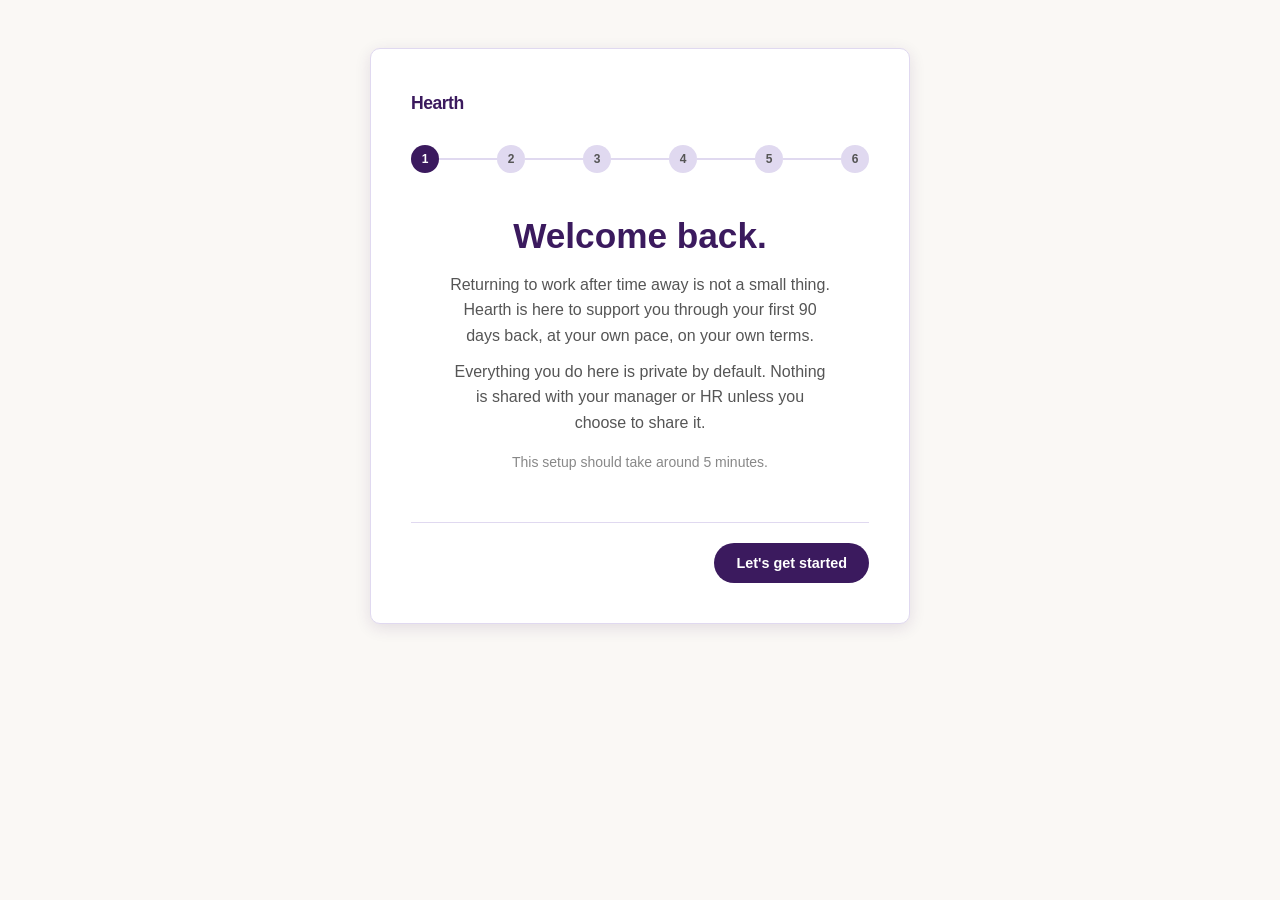
<file: templates/onboarding_employee.html>
<!DOCTYPE html>
<html lang="en">
<head>
<meta charset="UTF-8"/>
<meta name="viewport" content="width=device-width, initial-scale=1.0"/>
<title>Hearth — Welcome back</title>
<link rel="stylesheet" href="/static/style.css"/>
</head>
<body>
<div class="onboarding-wrap">
  <div class="onboarding-card">
    <span class="onboarding-logo">Hearth</span>

    <div class="step-progress" id="step-progress">
      <div class="step-dot active" id="dot-1">1</div>
      <div class="step-line" id="line-1"></div>
      <div class="step-dot" id="dot-2">2</div>
      <div class="step-line" id="line-2"></div>
      <div class="step-dot" id="dot-3">3</div>
      <div class="step-line" id="line-3"></div>
      <div class="step-dot" id="dot-4">4</div>
      <div class="step-line" id="line-4"></div>
      <div class="step-dot" id="dot-5">5</div>
      <div class="step-line" id="line-5"></div>
      <div class="step-dot" id="dot-6">6</div>
    </div>

    <!-- Step 1: Welcome back -->
    <div class="step-content active" id="step-1">
      <div style="text-align:center;padding:8px 0 20px;">
        <h1 style="font-size:2.2rem;font-weight:800;color:var(--dark);margin-bottom:16px;line-height:1.1;">Welcome back.</h1>
        <p style="font-size:1rem;color:var(--text-2);max-width:380px;margin:0 auto 10px;">Returning to work after time away is not a small thing. Hearth is here to support you through your first 90 days back, at your own pace, on your own terms.</p>
        <p style="font-size:1rem;color:var(--text-2);max-width:380px;margin:0 auto 10px;">Everything you do here is private by default. Nothing is shared with your manager or HR unless you choose to share it.</p>
        <p style="margin-top:16px;font-size:0.875rem;color:var(--text-3);">This setup should take around 5 minutes.</p>
      </div>
      <div class="step-nav">
        <span></span>
        <button class="btn btn-pink" onclick="nextStep()">Let's get started</button>
      </div>
    </div>

    <!-- Step 2: Your return -->
    <div class="step-content" id="step-2">
      <div class="onboarding-header">
        <h1>Tell us a little about your return</h1>
        <p>This helps Hearth personalise your experience. Your answers are private.</p>
      </div>
      <div class="ob-form-group">
        <label class="ob-label">Preferred name <span class="optional">(optional)</span></label>
        <input class="ob-input" type="text" placeholder="What would you like Hearth to call you?"/>
        <div class="ob-hint">If you go by a different name day to day, add it here.</div>
      </div>
      <div class="ob-form-group">
        <label class="ob-label">How long were you away?</label>
        <div class="ob-radio-group">
          <label><input type="radio" name="break" value="under6"/> Less than 6 months</label>
          <label><input type="radio" name="break" value="6to12"/> 6 to 12 months</label>
          <label><input type="radio" name="break" value="1to2"/> 1 to 2 years</label>
          <label><input type="radio" name="break" value="over2"/> More than 2 years</label>
        </div>
      </div>
      <div class="ob-form-group">
        <label class="ob-label">Are you returning to the same role you held before your break?</label>
        <div class="ob-radio-group">
          <label><input type="radio" name="role" value="same"/> Yes, same role and team</label>
          <label><input type="radio" name="role" value="same-diff-team"/> Yes, same role but different team</label>
          <label><input type="radio" name="role" value="new"/> No, I am in a new role</label>
          <label><input type="radio" name="role" value="unsure"/> I am not sure yet</label>
        </div>
      </div>
      <div class="ob-form-group">
        <label class="ob-label">How are you feeling about coming back? <span class="optional">(optional)</span></label>
        <div class="ob-hint" style="margin-bottom:8px;">There is no right answer here. This helps us understand where to focus your support.</div>
        <div class="ob-check-group">
          <label><input type="checkbox"/> Excited</label>
          <label><input type="checkbox"/> Nervous</label>
          <label><input type="checkbox"/> Relieved</label>
          <label><input type="checkbox"/> Overwhelmed</label>
          <label><input type="checkbox"/> Confident</label>
          <label><input type="checkbox"/> Uncertain</label>
          <label><input type="checkbox"/> A mix of things</label>
        </div>
      </div>
      <div class="step-nav">
        <button class="btn btn-outline" onclick="prevStep()">Back</button>
        <button class="btn btn-pink" onclick="nextStep()">Continue</button>
      </div>
    </div>

    <!-- Step 3: What feels hardest -->
    <div class="step-content" id="step-3">
      <div class="onboarding-header">
        <h1>What feels hardest right now?</h1>
        <p>Select as many as feel true. This shapes the resources and check-ins Hearth will prioritise for you.</p>
      </div>
      <div class="ob-form-group">
        <div class="ob-check-group">
          <label><input type="checkbox"/> Getting back up to speed with tools and technology</label>
          <label><input type="checkbox"/> Rebuilding relationships with my team</label>
          <label><input type="checkbox"/> Feeling confident in meetings and visible at work</label>
          <label><input type="checkbox"/> Navigating performance reviews and career progression</label>
          <label><input type="checkbox"/> Managing workload alongside home responsibilities</label>
          <label><input type="checkbox"/> Knowing what has changed while I was away</label>
          <label><input type="checkbox"/> Feeling like I belong here again</label>
          <label><input type="checkbox" id="other-check" onchange="toggleOther(this)"/> Something else</label>
        </div>
        <div id="other-input" style="display:none;margin-top:10px;">
          <input class="ob-input" type="text" placeholder="Tell us a little more..."/>
        </div>
      </div>
      <div class="step-nav">
        <button class="btn btn-outline" onclick="prevStep()">Back</button>
        <div style="display:flex;flex-direction:column;align-items:flex-end;gap:8px;">
          <button class="btn btn-pink" onclick="nextStep()">Continue</button>
          <button class="step-nav secondary-link" onclick="nextStep()">Skip this step</button>
        </div>
      </div>
    </div>

    <!-- Step 4: Goals -->
    <div class="step-content" id="step-4">
      <div class="onboarding-header">
        <h1>What does a good first 90 days look like for you?</h1>
        <p>You do not need to have this figured out. These are starting points, not commitments. You can update them at any time.</p>
      </div>
      <div class="ob-form-group">
        <label class="ob-label">Goal 1 <span class="optional">(optional)</span></label>
        <input class="ob-input" type="text" placeholder="e.g. Reconnect with my team by the end of week two"/>
      </div>
      <div class="ob-form-group">
        <label class="ob-label">Goal 2 <span class="optional">(optional)</span></label>
        <input class="ob-input" type="text" placeholder="e.g. Lead one meeting before the end of month one"/>
      </div>
      <div class="ob-form-group">
        <label class="ob-label">Goal 3 <span class="optional">(optional)</span></label>
        <input class="ob-input" type="text" placeholder="e.g. Have a career conversation with my manager by Day 60"/>
      </div>
      <div class="ob-hint">Goals you set here will appear in your 90-day milestone tracker. They are private and editable at any time.</div>
      <div class="step-nav">
        <button class="btn btn-outline" onclick="prevStep()">Back</button>
        <div style="display:flex;flex-direction:column;align-items:flex-end;gap:8px;">
          <button class="btn btn-pink" onclick="nextStep()">Continue</button>
          <button class="step-nav secondary-link" onclick="nextStep()">Skip for now, I will set goals from my dashboard</button>
        </div>
      </div>
    </div>

    <!-- Step 5: Support preferences -->
    <div class="step-content" id="step-5">
      <div class="onboarding-header">
        <h1>How would you like to be supported?</h1>
        <p>All of these are opt-in and you can change your mind at any time.</p>
      </div>
      <div class="ob-form-group">
        <label class="ob-label">Would you like to be paired with a peer buddy?</label>
        <div class="ob-hint" style="margin-bottom:8px;">A buddy is a colleague who can be a friendly point of contact during your re-entry. Hearth will suggest a pairing based on your role and department.</div>
        <div class="ob-radio-group">
          <label><input type="radio" name="buddy" value="yes"/> Yes, pair me with a buddy</label>
          <label><input type="radio" name="buddy" value="no" checked/> Not right now</label>
        </div>
      </div>
      <div class="ob-form-group">
        <label class="ob-label">Would you like to be matched with a mentor?</label>
        <div class="ob-hint" style="margin-bottom:8px;">A mentor is someone more senior who has agreed to support returning employees. Your HR team manages these pairings.</div>
        <div class="ob-radio-group">
          <label><input type="radio" name="mentor" value="yes"/> Yes, I would like a mentor</label>
          <label><input type="radio" name="mentor" value="no" checked/> Not right now</label>
        </div>
      </div>
      <div class="ob-form-group">
        <label class="ob-label">How would you like to receive notifications?</label>
        <div class="ob-check-group">
          <label><input type="checkbox" checked/> Email reminders for upcoming milestones</label>
          <label><input type="checkbox" checked/> In-app notifications for new resources and nudges</label>
          <label><input type="checkbox"/> Weekly check-in prompts by email</label>
        </div>
      </div>
      <div class="step-nav">
        <button class="btn btn-outline" onclick="prevStep()">Back</button>
        <button class="btn btn-pink" onclick="nextStep()">Continue</button>
      </div>
    </div>

    <!-- Step 6: You are ready -->
    <div class="step-content" id="step-6">
      <div style="text-align:center;padding:8px 0 20px;">
        <div class="arrival-heading">You are all set, Sarah.</div>
        <p style="max-width:380px;margin:0 auto 8px;color:var(--text-2);">Your Hearth dashboard is ready. It is your space: your resources, your milestones, your wins. You are in control of what you share and when.</p>
        <p style="font-size:0.875rem;color:var(--text-3);margin-top:8px;">Your 90-day support window started on <strong>5 May 2026</strong>.</p>
      </div>
      <div class="ob-summary">
        <div class="ob-summary-row"><span>Return date</span><span>5 May 2026</span></div>
        <div class="ob-summary-row"><span>Support window closes</span><span>2 August 2026</span></div>
        <div class="ob-summary-row"><span>Goals set</span><span>1</span></div>
        <div class="ob-summary-row"><span>Buddy pairing</span><span>Not right now</span></div>
        <div class="ob-summary-row"><span>Mentor pairing</span><span>Not right now</span></div>
      </div>
      <div class="step-nav">
        <a href="/" class="btn btn-outline">Back to home</a>
        <a href="/employee?id=1" class="btn btn-pink">Go to my dashboard</a>
      </div>
    </div>

  </div>
</div>

<script>
let current = 1;
const total = 6;

function showStep(n) {
  document.querySelectorAll('.step-content').forEach(s => s.classList.remove('active'));
  document.getElementById('step-' + n).classList.add('active');
  for (let i = 1; i <= total; i++) {
    const dot = document.getElementById('dot-' + i);
    if (i < n)        { dot.className = 'step-dot done'; dot.textContent = '✓'; }
    else if (i === n) { dot.className = 'step-dot active'; dot.textContent = i; }
    else              { dot.className = 'step-dot'; dot.textContent = i; }
    if (i < total) {
      document.getElementById('line-' + i).className = 'step-line' + (i < n ? ' done' : '');
    }
  }
  window.scrollTo(0, 0);
}

function nextStep() { if (current < total) { current++; showStep(current); } }
function prevStep() { if (current > 1)     { current--; showStep(current); } }

function toggleOther(cb) {
  document.getElementById('other-input').style.display = cb.checked ? 'block' : 'none';
}
</script>
</body>
</html>
</file>
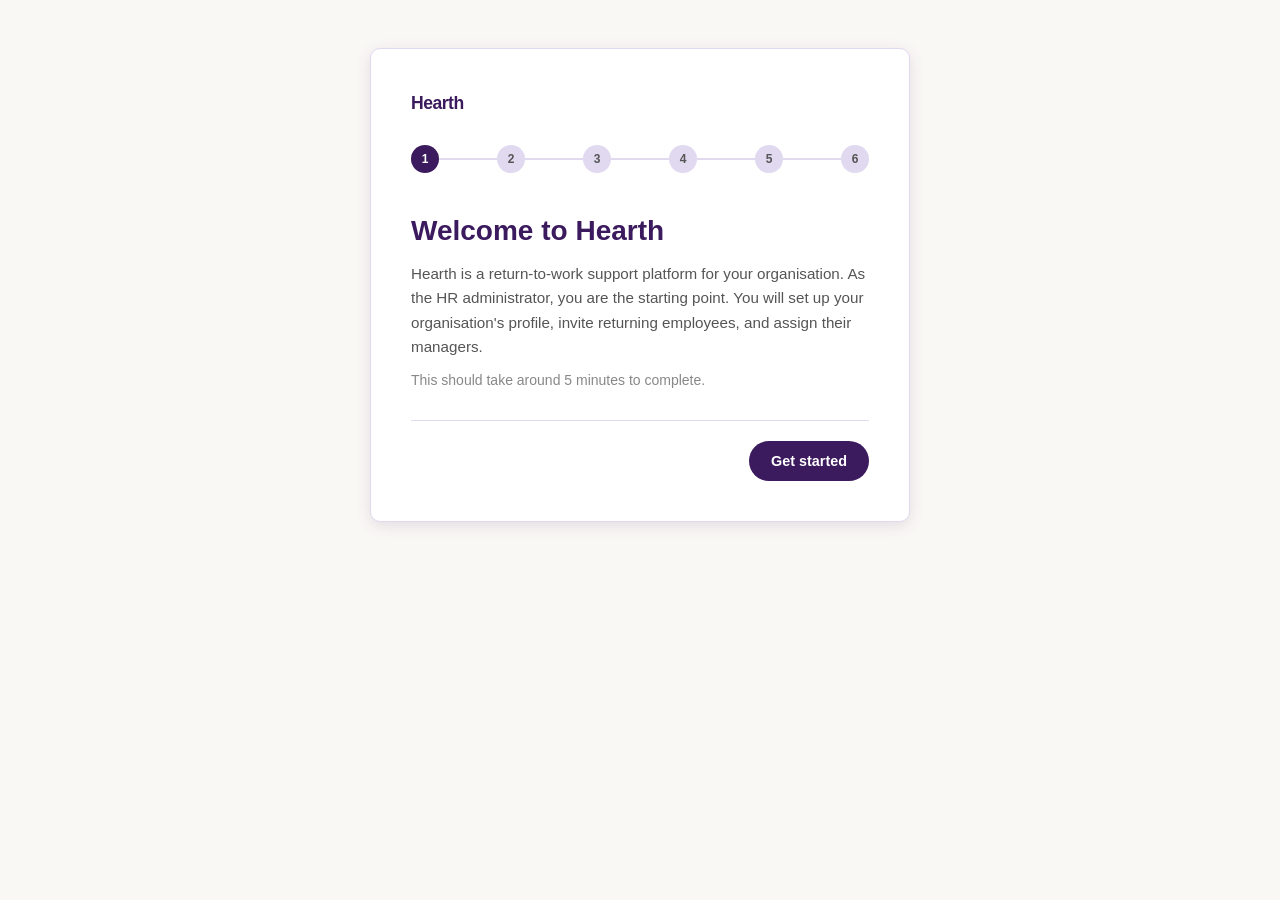
<file: templates/onboarding_hr.html>
<!DOCTYPE html>
<html lang="en">
<head>
<meta charset="UTF-8"/>
<meta name="viewport" content="width=device-width, initial-scale=1.0"/>
<title>Hearth — HR Setup</title>
<link rel="stylesheet" href="/static/style.css"/>
</head>
<body>
<div class="onboarding-wrap">
  <div class="onboarding-card">
    <span class="onboarding-logo">Hearth</span>

    <div class="step-progress" id="step-progress">
      <div class="step-dot active" id="dot-1">1</div>
      <div class="step-line" id="line-1"></div>
      <div class="step-dot" id="dot-2">2</div>
      <div class="step-line" id="line-2"></div>
      <div class="step-dot" id="dot-3">3</div>
      <div class="step-line" id="line-3"></div>
      <div class="step-dot" id="dot-4">4</div>
      <div class="step-line" id="line-4"></div>
      <div class="step-dot" id="dot-5">5</div>
      <div class="step-line" id="line-5"></div>
      <div class="step-dot" id="dot-6">6</div>
    </div>

    <!-- Step 1: Welcome -->
    <div class="step-content active" id="step-1">
      <div class="onboarding-header">
        <h1>Welcome to Hearth</h1>
        <p>Hearth is a return-to-work support platform for your organisation. As the HR administrator, you are the starting point. You will set up your organisation's profile, invite returning employees, and assign their managers.</p>
        <p style="margin-top:10px;font-size:0.875rem;color:var(--text-3);">This should take around 5 minutes to complete.</p>
      </div>
      <div class="step-nav">
        <span></span>
        <button class="btn btn-pink" onclick="nextStep()">Get started</button>
      </div>
    </div>

    <!-- Step 2: Create account -->
    <div class="step-content" id="step-2">
      <div class="onboarding-header">
        <h1>Create your account</h1>
      </div>
      <div class="ob-form-group">
        <label class="ob-label">First name</label>
        <input class="ob-input" type="text" placeholder="First name"/>
      </div>
      <div class="ob-form-group">
        <label class="ob-label">Last name</label>
        <input class="ob-input" type="text" placeholder="Last name"/>
      </div>
      <div class="ob-form-group">
        <label class="ob-label">Work email address</label>
        <input class="ob-input" type="email" value="hr@techforward.com"/>
      </div>
      <div class="ob-form-group">
        <label class="ob-label">Password</label>
        <input class="ob-input" type="password" placeholder="Minimum 8 characters, include one number"/>
        <div class="ob-hint">Minimum 8 characters, must include one number.</div>
      </div>
      <div class="ob-form-group">
        <label class="ob-label">Confirm password</label>
        <input class="ob-input" type="password" placeholder="Repeat password"/>
      </div>
      <div class="step-nav">
        <button class="btn btn-outline" onclick="prevStep()">Back</button>
        <button class="btn btn-pink" onclick="nextStep()">Continue</button>
      </div>
    </div>

    <!-- Step 3: Organisation profile -->
    <div class="step-content" id="step-3">
      <div class="onboarding-header">
        <h1>Tell us about your organisation</h1>
        <p>This information helps us tailor the platform to your workplace context.</p>
      </div>
      <div class="ob-form-group">
        <label class="ob-label">Organisation name</label>
        <input class="ob-input" type="text" placeholder="Your organisation name"/>
      </div>
      <div class="ob-form-group">
        <label class="ob-label">Industry</label>
        <select class="ob-input ob-select">
          <option value="">Select industry</option>
          <option>Technology</option><option>Healthcare</option><option>Finance</option>
          <option>Education</option><option>Legal</option><option>Government</option>
          <option>Retail</option><option>Professional Services</option><option>Other</option>
        </select>
      </div>
      <div class="ob-form-group">
        <label class="ob-label">Organisation size</label>
        <div class="ob-radio-group">
          <label><input type="radio" name="size" value="under50"/> Under 50 employees</label>
          <label><input type="radio" name="size" value="50to200"/> 50 to 200 employees</label>
          <label><input type="radio" name="size" value="201to500"/> 201 to 500 employees</label>
          <label><input type="radio" name="size" value="500plus"/> 500 or more employees</label>
        </div>
      </div>
      <div class="ob-form-group">
        <label class="ob-label">Primary office location</label>
        <input class="ob-input" type="text" placeholder="City or region"/>
      </div>
      <div class="ob-form-group">
        <label class="ob-label">Does your organisation have a formal return-to-work policy?</label>
        <div class="ob-radio-group">
          <label><input type="radio" name="policy" value="yes" onclick="showPolicyUpload(true)"/> Yes</label>
          <label><input type="radio" name="policy" value="no" onclick="showPolicyUpload(false)"/> No</label>
          <label><input type="radio" name="policy" value="working" onclick="showPolicyUpload(false)"/> We are working on one</label>
        </div>
      </div>
      <div id="policy-upload" style="display:none;" class="ob-form-group">
        <label class="ob-label">Upload your return-to-work policy <span class="optional">(optional)</span></label>
        <div class="ob-upload" onclick="this.querySelector('input').click()">
          📎 Click to upload a PDF or Word document
          <input type="file" style="display:none;" accept=".pdf,.doc,.docx"/>
        </div>
        <div class="ob-hint">This will be available to returning employees through their resource library.</div>
      </div>
      <div class="step-nav">
        <button class="btn btn-outline" onclick="prevStep()">Back</button>
        <button class="btn btn-pink" onclick="nextStep()">Continue</button>
      </div>
    </div>

    <!-- Step 4: Platform configuration -->
    <div class="step-content" id="step-4">
      <div class="onboarding-header">
        <h1>Configure Hearth for your organisation</h1>
        <p>These settings control how Hearth behaves for your team. You can update them at any time from your admin settings.</p>
      </div>
      <div class="ob-form-group">
        <label class="ob-label">Default re-entry support window</label>
        <div class="ob-radio-group">
          <label><input type="radio" name="window" value="60"/> 60 days</label>
          <label><input type="radio" name="window" value="90" checked/> 90 days</label>
          <label><input type="radio" name="window" value="120"/> 120 days</label>
        </div>
        <div class="ob-hint">This is how long each returning employee will have access to active support features. After this window closes, their account becomes read-only.</div>
      </div>
      <div class="ob-form-group">
        <label class="ob-label" style="display:flex;justify-content:space-between;align-items:center;">
          Allow employees to opt in to a buddy pairing?
          <input type="checkbox" checked style="width:auto;accent-color:var(--dark);"/>
        </label>
        <div class="ob-hint">If enabled, returning employees can request to be paired with a peer buddy within the organisation.</div>
      </div>
      <div class="ob-form-group">
        <label class="ob-label" style="display:flex;justify-content:space-between;align-items:center;">
          Allow employees to opt in to a mentor pairing?
          <input type="checkbox" checked style="width:auto;accent-color:var(--dark);"/>
        </label>
        <div class="ob-hint">If enabled, returning employees can request to be paired with a mentor. You will manage these pairings from your dashboard.</div>
      </div>
      <div class="ob-form-group">
        <label class="ob-label">Who receives support request alerts?</label>
        <div class="ob-check-group">
          <label><input type="checkbox" checked disabled/> HR Administrator (always notified)</label>
          <label><input type="checkbox"/> Direct Manager</label>
        </div>
      </div>
      <div class="step-nav">
        <button class="btn btn-outline" onclick="prevStep()">Back</button>
        <button class="btn btn-pink" onclick="nextStep()">Continue</button>
      </div>
    </div>

    <!-- Step 5: Invite first employee -->
    <div class="step-content" id="step-5">
      <div class="onboarding-header">
        <h1>Invite a returning employee</h1>
        <p>You can invite as many employees as you need. Start with one now and add more from your dashboard at any time.</p>
      </div>
      <div class="ob-form-group">
        <label class="ob-label">Employee first name</label>
        <input class="ob-input" type="text" placeholder="First name"/>
      </div>
      <div class="ob-form-group">
        <label class="ob-label">Employee last name</label>
        <input class="ob-input" type="text" placeholder="Last name"/>
      </div>
      <div class="ob-form-group">
        <label class="ob-label">Employee work email</label>
        <input class="ob-input" type="email" placeholder="employee@company.com"/>
      </div>
      <div class="ob-form-group">
        <label class="ob-label">Job title</label>
        <input class="ob-input" type="text" placeholder="Job title"/>
      </div>
      <div class="ob-form-group">
        <label class="ob-label">Department</label>
        <input class="ob-input" type="text" placeholder="Department"/>
      </div>
      <div class="ob-form-group">
        <label class="ob-label">Return to work date</label>
        <input class="ob-input" type="date"/>
        <div class="ob-hint">Hearth uses this to set up their 90-day support window.</div>
      </div>
      <div class="ob-form-group">
        <label class="ob-label">Assign a manager</label>
        <input class="ob-input" type="text" placeholder="Search by name or email"/>
        <div class="ob-hint">If they are not yet on Hearth, they will receive a separate invite automatically.</div>
      </div>
      <div class="step-nav">
        <button class="btn btn-outline" onclick="prevStep()">Back</button>
        <div style="display:flex;flex-direction:column;align-items:flex-end;gap:8px;">
          <button class="btn btn-pink" onclick="nextStep()">Send invite and continue</button>
          <button class="secondary-link" onclick="nextStep()">Skip for now, I will invite employees from my dashboard</button>
        </div>
      </div>
    </div>

    <!-- Step 6: All set -->
    <div class="step-content" id="step-6">
      <div class="onboarding-header">
        <h1>Hearth is ready for your organisation</h1>
        <p>Your organisation profile is set up. Any invites you sent have been delivered. You can manage everything from your dashboard.</p>
      </div>
      <div class="ob-summary">
        <div class="ob-summary-row"><span>Organisation</span><span>TechForward Ltd</span></div>
        <div class="ob-summary-row"><span>Employees invited</span><span>1</span></div>
        <div class="ob-summary-row"><span>Support window</span><span>90 days</span></div>
        <div class="ob-summary-row"><span>Buddy programme</span><span>Enabled</span></div>
        <div class="ob-summary-row"><span>Mentor programme</span><span>Enabled</span></div>
      </div>
      <div class="step-nav">
        <a href="/" class="btn btn-outline">Back to home</a>
        <a href="/hr" class="btn btn-pink">Go to my dashboard</a>
      </div>
    </div>

  </div>
</div>

<script>
let current = 1;
const total = 6;

function showStep(n) {
  document.querySelectorAll('.step-content').forEach(s => s.classList.remove('active'));
  document.getElementById('step-' + n).classList.add('active');
  for (let i = 1; i <= total; i++) {
    const dot = document.getElementById('dot-' + i);
    if (i < n)        { dot.className = 'step-dot done'; dot.textContent = '✓'; }
    else if (i === n) { dot.className = 'step-dot active'; dot.textContent = i; }
    else              { dot.className = 'step-dot'; dot.textContent = i; }
    if (i < total) {
      document.getElementById('line-' + i).className = 'step-line' + (i < n ? ' done' : '');
    }
  }
  window.scrollTo(0, 0);
}

function nextStep() { if (current < total) { current++; showStep(current); } }
function prevStep() { if (current > 1)     { current--; showStep(current); } }

function showPolicyUpload(show) {
  document.getElementById('policy-upload').style.display = show ? 'block' : 'none';
}
</script>
</body>
</html>
</file>
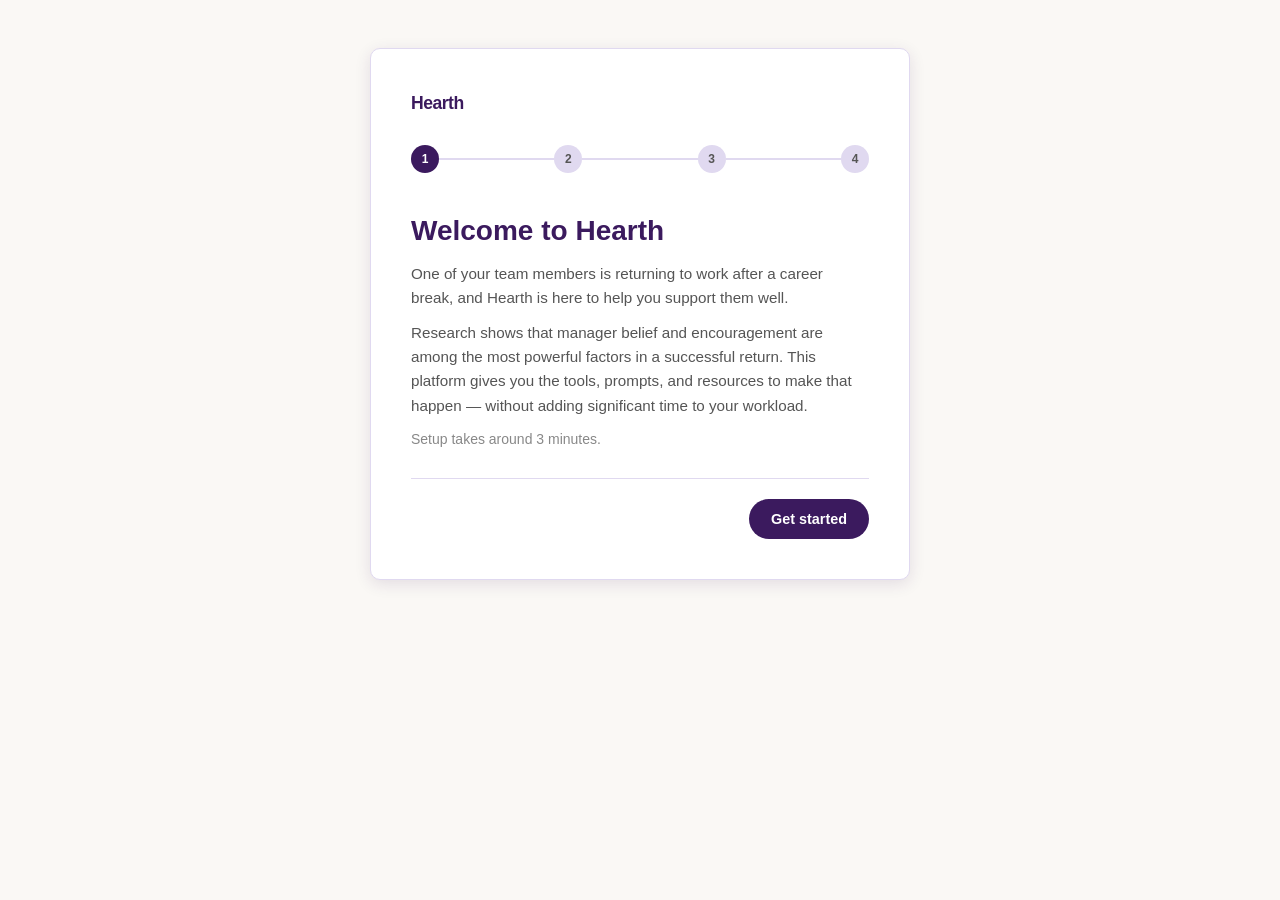
<file: templates/onboarding_manager.html>
<!DOCTYPE html>
<html lang="en">
<head>
<meta charset="UTF-8"/>
<meta name="viewport" content="width=device-width, initial-scale=1.0"/>
<title>Hearth — Manager Setup</title>
<link rel="stylesheet" href="/static/style.css"/>
</head>
<body>
<div class="onboarding-wrap">
  <div class="onboarding-card">
    <span class="onboarding-logo">Hearth</span>

    <div class="step-progress" id="step-progress">
      <div class="step-dot active" id="dot-1">1</div>
      <div class="step-line" id="line-1"></div>
      <div class="step-dot" id="dot-2">2</div>
      <div class="step-line" id="line-2"></div>
      <div class="step-dot" id="dot-3">3</div>
      <div class="step-line" id="line-3"></div>
      <div class="step-dot" id="dot-4">4</div>
    </div>

    <!-- Step 1: Welcome -->
    <div class="step-content active" id="step-1">
      <div class="onboarding-header">
        <h1>Welcome to Hearth</h1>
        <p>One of your team members is returning to work after a career break, and Hearth is here to help you support them well.</p>
        <p style="margin-top:10px;">Research shows that manager belief and encouragement are among the most powerful factors in a successful return. This platform gives you the tools, prompts, and resources to make that happen — without adding significant time to your workload.</p>
        <p style="margin-top:10px;font-size:0.875rem;color:var(--text-3);">Setup takes around 3 minutes.</p>
      </div>
      <div class="step-nav">
        <span></span>
        <button class="btn btn-pink" onclick="nextStep()">Get started</button>
      </div>
    </div>

    <!-- Step 2: About the employee's return -->
    <div class="step-content" id="step-2">
      <div class="onboarding-header">
        <h1>About Sarah's return</h1>
        <p>Here is what we know about your team member's return. Take a moment to familiarise yourself before we get you set up.</p>
      </div>

      <!-- Read-only employee info -->
      <div style="background:var(--bg-2);border:1px solid var(--border);border-radius:var(--radius-sm);padding:16px;margin-bottom:20px;">
        <div style="display:grid;grid-template-columns:1fr 1fr;gap:10px;">
          <div>
            <div style="font-size:0.75rem;color:var(--text-3);font-weight:600;text-transform:uppercase;letter-spacing:0.06em;margin-bottom:2px;">Employee</div>
            <div style="font-weight:600;color:var(--dark);">Sarah Chen</div>
          </div>
          <div>
            <div style="font-size:0.75rem;color:var(--text-3);font-weight:600;text-transform:uppercase;letter-spacing:0.06em;margin-bottom:2px;">Job title</div>
            <div style="font-weight:600;color:var(--dark);">Senior Designer</div>
          </div>
          <div>
            <div style="font-size:0.75rem;color:var(--text-3);font-weight:600;text-transform:uppercase;letter-spacing:0.06em;margin-bottom:2px;">Return date</div>
            <div style="font-weight:600;color:var(--dark);">5 May 2026</div>
          </div>
          <div>
            <div style="font-size:0.75rem;color:var(--text-3);font-weight:600;text-transform:uppercase;letter-spacing:0.06em;margin-bottom:2px;">Career break length</div>
            <div style="font-weight:600;color:var(--dark);">12 months</div>
          </div>
        </div>
      </div>

      <div class="ob-form-group">
        <label class="ob-label">Have you had a return-to-work conversation with Sarah yet?</label>
        <div class="ob-radio-group">
          <label><input type="radio" name="conversation" value="yes"/> Yes</label>
          <label><input type="radio" name="conversation" value="no"/> Not yet</label>
          <label><input type="radio" name="conversation" value="scheduled"/> We have one scheduled</label>
        </div>
      </div>
      <div class="ob-form-group">
        <label class="ob-label">Is there anything about this return you want Hearth to know? <span class="optional">(optional)</span></label>
        <textarea class="ob-input" rows="3" placeholder="e.g. She is moving into a slightly different role, or the team has changed since she left."></textarea>
        <div class="ob-hint">This is only visible to you. It helps Hearth tailor the guidance it gives you.</div>
      </div>
      <div class="step-nav">
        <button class="btn btn-outline" onclick="prevStep()">Back</button>
        <button class="btn btn-pink" onclick="nextStep()">Continue</button>
      </div>
    </div>

    <!-- Step 3: Briefing -->
    <div class="step-content" id="step-3">
      <div class="onboarding-header">
        <h1>What good support looks like</h1>
        <p>This is not a training module. It is a two-minute read that gives you the context behind what Hearth will ask you to do.</p>
      </div>

      <div style="background:var(--bg-2);border-left:3px solid var(--pink);border-radius:0 var(--radius-sm) var(--radius-sm) 0;padding:16px 18px;margin-bottom:20px;">
        <p style="font-size:0.9rem;color:var(--text);margin-bottom:12px;">Women returning to work after a career break often experience a gap that is structural, not personal. Skills can feel rusty. Team relationships need rebuilding. Confidence in professional identity takes time to recover. None of this is a reflection of capability.</p>
        <p style="font-size:0.9rem;color:var(--text);margin-bottom:12px;">The research consistently shows that one of the most powerful things a manager can do is <strong>signal belief</strong>. Acknowledging the return directly, including the returning employee in decisions, and noticing their contributions early on makes a measurable difference to how quickly and confidently they re-establish themselves.</p>
        <p style="font-size:0.9rem;color:var(--text);">Hearth will send you a small number of suggested actions over the next 90 days. These are not mandatory — they are prompts based on what the evidence says works. You are also encouraged to reach out to Sarah directly whenever it feels right.</p>
      </div>

      <div class="ob-form-group">
        <label style="display:flex;align-items:flex-start;gap:10px;cursor:pointer;font-size:0.9rem;font-weight:400;color:var(--text);">
          <input type="checkbox" id="briefing-check" style="width:auto;accent-color:var(--dark);margin-top:2px;flex-shrink:0;"/>
          I have read this and I am ready to support Sarah's return.
        </label>
      </div>
      <div class="step-nav">
        <button class="btn btn-outline" onclick="prevStep()">Back</button>
        <button class="btn btn-pink" onclick="requireBriefing()">Continue</button>
      </div>
    </div>

    <!-- Step 4: You are ready -->
    <div class="step-content" id="step-4">
      <div class="onboarding-header">
        <h1>You are set up, Tom.</h1>
        <p>Your dashboard shows your suggested actions for Sarah's re-entry, your resource library, and any notifications she has chosen to share with you. You will hear from Hearth with a nudge at key moments over the next 90 days.</p>
      </div>
      <div class="ob-summary">
        <div class="ob-summary-row"><span>Employee</span><span>Sarah Chen</span></div>
        <div class="ob-summary-row"><span>Return date</span><span>5 May 2026</span></div>
        <div class="ob-summary-row"><span>Support window closes</span><span>2 August 2026</span></div>
        <div class="ob-summary-row"><span>Next suggested action</span><span>Week 1 check-in</span></div>
      </div>
      <div style="background:var(--bg-2);border:1px solid var(--border);border-radius:var(--radius-sm);padding:14px;margin-top:16px;">
        <div style="font-size:0.8rem;font-weight:700;color:var(--dark);text-transform:uppercase;letter-spacing:0.06em;margin-bottom:6px;">Your first action</div>
        <div style="font-size:0.9rem;color:var(--text);font-weight:600;margin-bottom:4px;">Have a welcome back conversation within the first two days</div>
        <div style="font-size:0.85rem;color:var(--text-2);">Acknowledge the return directly. Do not treat it as a normal Monday. Suggested time: 20 to 30 minutes.</div>
      </div>
      <div class="step-nav">
        <a href="/" class="btn btn-outline">Back to home</a>
        <a href="/manager?employee_id=1" class="btn btn-pink">Go to my dashboard</a>
      </div>
    </div>

  </div>
</div>

<script>
let current = 1;
const total = 4;

function showStep(n) {
  document.querySelectorAll('.step-content').forEach(s => s.classList.remove('active'));
  document.getElementById('step-' + n).classList.add('active');
  for (let i = 1; i <= total; i++) {
    const dot = document.getElementById('dot-' + i);
    if (i < n)        { dot.className = 'step-dot done'; dot.textContent = '✓'; }
    else if (i === n) { dot.className = 'step-dot active'; dot.textContent = i; }
    else              { dot.className = 'step-dot'; dot.textContent = i; }
    if (i < total) {
      document.getElementById('line-' + i).className = 'step-line' + (i < n ? ' done' : '');
    }
  }
  window.scrollTo(0, 0);
}

function nextStep() { if (current < total) { current++; showStep(current); } }
function prevStep() { if (current > 1)     { current--; showStep(current); } }

function requireBriefing() {
  const cb = document.getElementById('briefing-check');
  if (!cb.checked) {
    cb.parentElement.style.color = 'var(--alert)';
    cb.style.outlineColor = 'var(--alert)';
    setTimeout(() => { cb.parentElement.style.color = ''; }, 2000);
    return;
  }
  nextStep();
}
</script>
</body>
</html>
</file>
<file: static/style.css>
/* ============================================================
   Hearth Design System
   ============================================================ */

:root {
  --primary:        #3B1A5E;
  --primary-light:  #7B4DB5;
  --primary-tint:   #F3EEF9;
  --bg:             #FAF8F5;
  --text-primary:   #1A1A1A;
  --text-secondary: #555555;
  --border:         #E0D9F0;
  --success:        #3D7A5C;
  --alert:          #C0392B;
  --white:          #FFFFFF;
  --radius:         10px;
  --radius-sm:      6px;
  --shadow:         0 1px 4px rgba(59,26,94,0.08);
  --shadow-md:      0 4px 16px rgba(59,26,94,0.12);
  --sidebar-w:      220px;

  /* Compatibility aliases for onboarding templates */
  --dark:    #3B1A5E;
  --pink:    #7B4DB5;
  --text:    #1A1A1A;
  --text-2:  #555555;
  --text-3:  #888888;
  --bg-2:    #F3EEF9;
}

/* ── Reset ─────────────────────────────────────────────────── */
*, *::before, *::after { box-sizing: border-box; margin: 0; padding: 0; }
html { font-size: 16px; }
body {
  font-family: 'Outfit', Arial, 'Helvetica Neue', sans-serif;
  background: var(--bg);
  color: var(--text-primary);
  line-height: 1.6;
  min-height: 100vh;
}
a { color: var(--primary-light); text-decoration: none; }
a:hover { text-decoration: underline; }
ul { list-style: none; }
img { display: block; max-width: 100%; }

/* ── Typography ─────────────────────────────────────────────── */
h1 { font-size: 1.75rem; font-weight: 700; color: var(--primary); }
h2 { font-size: 1.25rem; font-weight: 700; color: var(--primary); }
h3 { font-size: 1rem;    font-weight: 700; color: var(--text-primary); }
p  { color: var(--text-secondary); }
small { font-size: 0.8rem; color: var(--text-secondary); }

/* ── Buttons ─────────────────────────────────────────────────── */
.btn {
  display: inline-flex;
  align-items: center;
  gap: 6px;
  padding: 10px 20px;
  border-radius: 999px;
  font-size: 0.9rem;
  font-weight: 600;
  cursor: pointer;
  border: 2px solid transparent;
  transition: background 0.15s, color 0.15s, border-color 0.15s;
  white-space: nowrap;
  font-family: inherit;
}
.btn-primary, .btn-pink {
  background: var(--primary);
  color: var(--white);
}
.btn-primary:hover, .btn-pink:hover { background: var(--primary-light); color: var(--white); text-decoration: none; }
.btn-outline {
  background: transparent;
  border-color: var(--primary);
  color: var(--primary);
}
.btn-outline:hover { background: var(--primary-tint); text-decoration: none; }
.btn-sm { padding: 6px 14px; font-size: 0.8rem; }
.btn-ghost {
  background: transparent;
  border-color: transparent;
  color: var(--primary-light);
  font-weight: 400;
  padding: 6px 10px;
}
.btn-ghost:hover { background: var(--primary-tint); }

/* ── Cards / Panels ──────────────────────────────────────────── */
.card {
  background: var(--white);
  border: 1px solid var(--border);
  border-radius: var(--radius);
  padding: 20px;
  box-shadow: var(--shadow);
}
.card h2, .card h3 { margin-bottom: 12px; }

/* ── Form elements ───────────────────────────────────────────── */
label {
  display: block;
  font-size: 0.875rem;
  font-weight: 600;
  color: var(--text-primary);
  margin-bottom: 4px;
}
input[type="text"],
input[type="email"],
input[type="password"],
input[type="date"],
input[type="url"],
textarea,
select {
  width: 100%;
  padding: 10px 14px;
  border: 1.5px solid var(--border);
  border-radius: var(--radius-sm);
  font-size: 0.9rem;
  font-family: inherit;
  background: var(--white);
  color: var(--text-primary);
  transition: border-color 0.15s;
  appearance: none;
}
input:focus, textarea:focus, select:focus {
  outline: none;
  border-color: var(--primary-light);
  box-shadow: 0 0 0 3px rgba(123,77,181,0.15);
}
textarea { resize: vertical; min-height: 80px; }
.form-group { margin-bottom: 18px; }
.form-hint { font-size: 0.8rem; color: var(--text-secondary); margin-top: 4px; }

/* ── Badges / Tags ───────────────────────────────────────────── */
.badge {
  display: inline-block;
  padding: 2px 10px;
  border-radius: 999px;
  font-size: 0.75rem;
  font-weight: 600;
}
.badge-purple { background: var(--primary-tint); color: var(--primary); }
.badge-green  { background: #e8f5ee; color: var(--success); }
.badge-red    { background: #fdecea; color: var(--alert); }
.badge-grey   { background: #f0eeeb; color: var(--text-secondary); }

/* ── Progress bar ─────────────────────────────────────────────── */
.progress-wrap { width: 100%; }
.progress-track {
  width: 100%; height: 10px;
  background: var(--border); border-radius: 999px; overflow: hidden;
}
.progress-fill {
  height: 100%;
  background: linear-gradient(90deg, var(--primary), var(--primary-light));
  border-radius: 999px; transition: width 0.4s ease;
}
.progress-labels {
  display: flex; justify-content: space-between;
  font-size: 0.72rem; color: var(--text-secondary); margin-top: 4px;
}

/* ── Step progress indicator (onboarding) ────────────────────── */
.step-progress { display: flex; align-items: center; gap: 0; margin-bottom: 36px; }
.step-dot {
  width: 28px; height: 28px; border-radius: 50%;
  background: var(--border); color: var(--text-secondary);
  display: flex; align-items: center; justify-content: center;
  font-size: 0.75rem; font-weight: 700; flex-shrink: 0;
  transition: background 0.2s, color 0.2s;
}
.step-dot.active { background: var(--primary); color: var(--white); }
.step-dot.done   { background: var(--success);  color: var(--white); }
.step-line { flex: 1; height: 2px; background: var(--border); transition: background 0.2s; }
.step-line.done { background: var(--success); }

/* ── Layout: Sidebar + Main ──────────────────────────────────── */
.app-layout { display: flex; min-height: 100vh; }
.sidebar {
  width: var(--sidebar-w);
  background: var(--primary);
  display: flex; flex-direction: column; flex-shrink: 0;
  position: fixed; top: 0; left: 0; bottom: 0; z-index: 100;
}
.sidebar-logo {
  padding: 24px 20px 20px;
  border-bottom: 1px solid rgba(255,255,255,0.12);
}
.sidebar-logo span { font-size: 1.4rem; font-weight: 800; color: var(--white); letter-spacing: -0.5px; }
.sidebar-logo .logo-tagline { font-size: 0.7rem; color: rgba(255,255,255,0.55); font-weight: 400; }
.sidebar-nav { flex: 1; padding: 16px 0; display: flex; flex-direction: column; gap: 2px; }
.sidebar-nav a {
  display: flex; align-items: center; gap: 10px;
  padding: 10px 20px; font-size: 0.875rem;
  color: rgba(255,255,255,0.7); border-radius: 0;
  transition: background 0.15s, color 0.15s; text-decoration: none;
}
.sidebar-nav a:hover,
.sidebar-nav a.active { background: rgba(255,255,255,0.12); color: var(--white); }
.sidebar-footer {
  padding: 16px 20px;
  border-top: 1px solid rgba(255,255,255,0.12);
  font-size: 0.8rem; color: rgba(255,255,255,0.5);
}
.main-content { margin-left: var(--sidebar-w); flex: 1; padding: 32px; max-width: 1200px; }

/* ── Dashboard grid helpers ──────────────────────────────────── */
.dash-row { display: grid; gap: 20px; margin-bottom: 20px; }
.dash-row-2 { grid-template-columns: 1fr 1fr; }
.dash-row-3 { grid-template-columns: 1fr 1fr 1fr; }
.dash-row-4 { grid-template-columns: repeat(4, 1fr); }
.col-span-2 { grid-column: span 2; }

/* ── Stat chip (HR summary bar) ──────────────────────────────── */
.stat-chip {
  background: var(--white); border: 1px solid var(--border);
  border-radius: var(--radius); padding: 16px 20px;
  box-shadow: var(--shadow); cursor: pointer; transition: box-shadow 0.15s;
}
.stat-chip:hover { box-shadow: var(--shadow-md); }
.stat-chip .stat-num,
.stat-chip .stat-value { font-size: 2rem; font-weight: 700; color: var(--primary); line-height: 1; }
.stat-chip .stat-label { font-size: 0.8rem; color: var(--text-secondary); margin-top: 4px; }

/* ── Table ───────────────────────────────────────────────────── */
.table-wrap { overflow-x: auto; }
table { width: 100%; border-collapse: collapse; font-size: 0.875rem; }
th {
  text-align: left; padding: 10px 14px;
  font-size: 0.75rem; font-weight: 700; text-transform: uppercase;
  letter-spacing: 0.05em; color: var(--text-secondary);
  background: var(--bg); border-bottom: 2px solid var(--border); white-space: nowrap;
}
td { padding: 12px 14px; border-bottom: 1px solid var(--border); vertical-align: middle; }
tr:last-child td { border-bottom: none; }
tr:hover td { background: var(--primary-tint); }

/* ── Milestone list ──────────────────────────────────────────── */
.milestone-item {
  display: flex; align-items: center; gap: 12px;
  padding: 10px 0; border-bottom: 1px solid var(--border);
}
.milestone-item:last-child { border-bottom: none; }
.milestone-item input[type="checkbox"] { width: 18px; height: 18px; cursor: pointer; accent-color: var(--primary); flex-shrink: 0; }
.milestone-label { flex: 1; font-size: 0.9rem; }
.milestone-label.done { text-decoration: line-through; color: var(--text-secondary); }
.milestone-meta { font-size: 0.75rem; color: var(--text-secondary); }
/* mi-check / mi-text used in manager milestone display */
.mi-check {
  width: 18px; height: 18px; border-radius: 50%; flex-shrink: 0;
  border: 2px solid var(--border); display: inline-block;
}
.milestone-item.done .mi-check {
  background: var(--success); border-color: var(--success);
  background-image: url("data:image/svg+xml,%3Csvg xmlns='http://www.w3.org/2000/svg' viewBox='0 0 12 12'%3E%3Cpath d='M2 6l3 3 5-5' stroke='white' stroke-width='1.8' fill='none' stroke-linecap='round'/%3E%3C/svg%3E");
  background-repeat: no-repeat; background-position: center;
}
.mi-text { flex: 1; font-size: 0.9rem; }
.milestone-item.done .mi-text { text-decoration: line-through; color: var(--text-secondary); }

/* ── Wins log ─────────────────────────────────────────────────── */
.wins-input-row { display: flex; gap: 8px; margin-bottom: 14px; }
.wins-input-row input { flex: 1; }
.win-entry { padding: 8px 0; border-bottom: 1px solid var(--border); font-size: 0.875rem; }
.win-entry:last-child { border-bottom: none; }
.win-entry .win-date { font-size: 0.75rem; color: var(--text-secondary); }

/* ── Resource cards ──────────────────────────────────────────── */
.resource-card {
  background: var(--white); border: 1px solid var(--border);
  border-radius: var(--radius-sm); padding: 14px;
  display: flex; flex-direction: column; gap: 6px;
}
.resource-card h4 { font-size: 0.9rem; color: var(--text-primary); }
.resource-card .rc-meta { display: flex; gap: 8px; align-items: center; }

/* ── Accordion (action guide) ─────────────────────────────────── */
.accordion-item { border: 1px solid var(--border); border-radius: var(--radius-sm); margin-bottom: 8px; }
.accordion-header {
  padding: 14px 16px; display: flex; justify-content: space-between;
  align-items: center; cursor: pointer; font-weight: 600;
  font-size: 0.9rem; user-select: none;
}
.accordion-header:hover { background: var(--primary-tint); }
.accordion-body { padding: 0 16px 14px; display: none; }
.accordion-body.open { display: block; }
.accordion-action { padding: 10px 0; border-bottom: 1px solid var(--border); font-size: 0.875rem; }
.accordion-action:last-child { border-bottom: none; padding-bottom: 0; }
.accordion-action.done { color: var(--text-secondary); }
.accordion-action.done .action-title { text-decoration: line-through; }

/* ── Modal ───────────────────────────────────────────────────── */
.modal-overlay {
  position: fixed; inset: 0; background: rgba(26,26,26,0.45);
  display: flex; align-items: center; justify-content: center;
  z-index: 1000; opacity: 0; pointer-events: none; transition: opacity 0.2s;
}
.modal-overlay.open { opacity: 1; pointer-events: all; }
.modal {
  background: var(--white); border-radius: var(--radius);
  padding: 32px; width: min(480px, 90vw);
  box-shadow: var(--shadow-md); transform: translateY(10px); transition: transform 0.2s;
}
.modal-overlay.open .modal { transform: translateY(0); }
.modal h2 { margin-bottom: 16px; }
.modal-actions { display: flex; gap: 10px; justify-content: flex-end; margin-top: 20px; }
.modal-close {
  position: absolute; top: 12px; right: 16px;
  background: none; border: none; font-size: 1.4rem; cursor: pointer; color: var(--text-secondary);
}

/* ── Check-in question ───────────────────────────────────────── */
.checkin-q { margin-bottom: 16px; }
.checkin-q label { font-weight: 600; margin-bottom: 6px; }
.star-row { display: flex; gap: 6px; }
.star-btn {
  width: 36px; height: 36px; border-radius: 50%;
  border: 2px solid var(--border); background: var(--white);
  cursor: pointer; font-weight: 700; font-size: 0.875rem;
  transition: background 0.15s, border-color 0.15s;
}
.star-btn.active, .star-btn:hover { background: var(--primary); border-color: var(--primary); color: var(--white); }

/* ── Nudge card ──────────────────────────────────────────────── */
.nudge-card {
  background: var(--primary-tint); border: 1px solid var(--border);
  border-radius: var(--radius); padding: 16px 20px;
  display: flex; align-items: flex-start; gap: 12px;
}
.nudge-icon { font-size: 1.5rem; }
.nudge-body { flex: 1; }
.nudge-body p { font-size: 0.9rem; color: var(--text-primary); }
.nudge-body small { color: var(--text-secondary); }

/* ── Support/connections cards ───────────────────────────────── */
.connection-card {
  background: var(--white); border: 1px solid var(--border);
  border-radius: var(--radius); padding: 16px;
  display: flex; flex-direction: column; gap: 8px;
}
.connection-card h4 { font-size: 0.875rem; font-weight: 700; }
.connection-card p { font-size: 0.8rem; }

/* ── Landing page ─────────────────────────────────────────────── */
.landing-wrap {
  min-height: 100vh; display: flex; flex-direction: column;
  align-items: center; justify-content: center;
  padding: 48px 20px; text-align: center;
}
.landing-logo { font-size: 2.5rem; font-weight: 800; color: var(--primary); letter-spacing: -1px; margin-bottom: 8px; }
.landing-sub { font-size: 1rem; color: var(--text-secondary); margin-bottom: 36px; max-width: 420px; }
.landing-divider { width: 48px; height: 3px; background: var(--primary-light); border-radius: 2px; margin: 0 auto 36px; }

.role-cards { display: grid; grid-template-columns: repeat(3, 1fr); gap: 20px; width: min(820px, 100%); margin-bottom: 24px; }
.role-card {
  background: var(--white); border: 2px solid var(--border);
  border-radius: var(--radius); padding: 28px 20px;
  transition: border-color 0.15s, box-shadow 0.15s, transform 0.1s;
  text-decoration: none; color: inherit;
  display: flex; flex-direction: column;
}
.role-card:hover { border-color: var(--primary-light); box-shadow: var(--shadow-md); transform: translateY(-2px); text-decoration: none; }
.role-card .role-icon { font-size: 2.2rem; margin-bottom: 12px; }
.role-card h3 { font-size: 1rem; color: var(--primary); margin-bottom: 4px; }
.role-card > p { font-size: 0.8rem; color: var(--text-secondary); margin-bottom: 18px; flex: 1; }
.role-btns { display: flex; flex-direction: column; gap: 8px; margin-top: auto; }
.role-btn {
  display: block; text-align: center; padding: 9px 14px;
  border-radius: 999px; font-size: 0.825rem; font-weight: 600;
  text-decoration: none; transition: background 0.15s, color 0.15s;
}
.role-btn-primary { background: var(--primary); color: #fff; }
.role-btn-primary:hover { background: var(--primary-light); text-decoration: none; color: #fff; }
.role-btn-outline { border: 1.5px solid var(--border); color: var(--primary-light); background: transparent; }
.role-btn-outline:hover { background: var(--primary-tint); text-decoration: none; }

.demo-note {
  background: var(--primary-tint); border: 1px solid var(--border);
  border-radius: var(--radius); padding: 14px 20px;
  max-width: 680px; font-size: 0.82rem; color: var(--text-secondary); text-align: left;
}
.demo-note strong { color: var(--primary); }
.demo-note ul { margin-top: 5px; padding-left: 16px; display: flex; flex-direction: column; gap: 3px; }
.demo-note ul li { list-style: disc; }
.demo-actions { display: flex; gap: 10px; justify-content: center; margin-top: 16px; }

/* ── Mini bar chart (HR reporting) ───────────────────────────── */
.bar-chart { display: flex; flex-direction: column; gap: 8px; }
.bar-row { display: flex; align-items: center; gap: 10px; font-size: 0.8rem; }
.bar-label { width: 160px; flex-shrink: 0; color: var(--text-secondary); white-space: nowrap; overflow: hidden; text-overflow: ellipsis; }
.bar-track { flex: 1; height: 8px; background: var(--border); border-radius: 999px; overflow: hidden; }
.bar-fill { height: 100%; background: var(--primary-light); border-radius: 999px; }
.bar-val { width: 30px; text-align: right; font-weight: 600; color: var(--text-primary); }

/* ── Dropdown menu ───────────────────────────────────────────── */
.actions-dropdown { position: relative; display: inline-block; }
.dropdown-menu {
  position: absolute; right: 0; top: 100%;
  background: var(--white); border: 1px solid var(--border);
  border-radius: var(--radius-sm); box-shadow: var(--shadow-md);
  min-width: 160px; z-index: 200; display: none;
}
.dropdown-menu.open { display: block; }
.dropdown-menu a { display: block; padding: 9px 14px; font-size: 0.85rem; color: var(--text-primary); transition: background 0.1s; }
.dropdown-menu a:hover { background: var(--primary-tint); text-decoration: none; }

/* ── Section heading / panel link ────────────────────────────── */
.section-heading {
  font-size: 0.75rem; font-weight: 700; text-transform: uppercase;
  letter-spacing: 0.08em; color: var(--text-secondary); margin-bottom: 12px;
}
.panel-link { font-size: 0.8rem; color: var(--primary-light); margin-top: 10px; display: inline-block; }

/* ── Metric card (HR) ──────────────────────────────────────── */
.metric-card { background: var(--white); border: 1px solid var(--border); border-radius: var(--radius-sm); padding: 16px; }
.metric-card .metric-val { font-size: 1.75rem; font-weight: 700; color: var(--primary); }
.metric-card .metric-label { font-size: 0.8rem; color: var(--text-secondary); margin-top: 2px; }

/* ── Manager phase badges ─────────────────────────────────────── */
.phase-badge {
  display: inline-block; padding: 2px 8px; border-radius: 4px;
  font-size: 0.7rem; font-weight: 700; text-transform: uppercase; letter-spacing: 0.05em;
}
.phase-1 { background: #e8f0fe; color: #3c55b5; }
.phase-2 { background: #e8f5ee; color: var(--success); }
.phase-3 { background: var(--primary-tint); color: var(--primary); }

/* ── Pairing / resource rows (HR) ────────────────────────────── */
.pairing-row { display: flex; justify-content: space-between; align-items: center; padding: 10px 0; border-bottom: 1px solid var(--border); font-size: 0.875rem; }
.pairing-row:last-child { border-bottom: none; }
.resource-row { display: flex; justify-content: space-between; align-items: center; padding: 10px 0; border-bottom: 1px solid var(--border); font-size: 0.875rem; }
.resource-row:last-child { border-bottom: none; }
.resource-row .resource-actions a { color: var(--primary-light); margin-left: 10px; font-size: 0.8rem; }

/* ── Onboarding layout ───────────────────────────────────────── */
.onboarding-wrap {
  min-height: 100vh; display: flex; align-items: flex-start;
  justify-content: center; padding: 48px 20px;
}
.onboarding-card {
  background: var(--white); border: 1px solid var(--border);
  border-radius: var(--radius); padding: 40px;
  width: min(540px, 100%); box-shadow: var(--shadow-md);
}
.onboarding-logo {
  font-size: 1.1rem; font-weight: 800; color: var(--primary);
  letter-spacing: -0.5px; margin-bottom: 28px; display: block;
}
.onboarding-header { margin-bottom: 28px; }
.onboarding-header h1 { margin-bottom: 8px; }
.onboarding-header p { font-size: 0.95rem; }
.step-content { display: none; }
.step-content.active { display: block; }
.step-nav {
  display: flex; justify-content: space-between; align-items: center;
  margin-top: 28px; padding-top: 20px; border-top: 1px solid var(--border);
}
.step-nav .secondary-link {
  font-size: 0.85rem; color: var(--primary-light); cursor: pointer; background: none; border: none;
}
.step-nav .secondary-link:hover { text-decoration: underline; }

/* Onboarding form classes */
.ob-form-group { margin-bottom: 20px; }
.ob-label { display: block; font-size: 0.875rem; font-weight: 600; color: var(--text-primary); margin-bottom: 6px; }
.ob-input {
  width: 100%; padding: 10px 14px; border: 1.5px solid var(--border);
  border-radius: var(--radius-sm); font-size: 0.9rem; font-family: inherit;
  background: var(--white); color: var(--text-primary); transition: border-color 0.15s; appearance: none;
}
.ob-input:focus { outline: none; border-color: var(--primary-light); box-shadow: 0 0 0 3px rgba(123,77,181,0.15); }
.ob-select { cursor: pointer; }
.ob-hint { font-size: 0.8rem; color: var(--text-secondary); margin-top: 4px; }
.ob-radio-group { display: flex; flex-direction: column; gap: 8px; }
.ob-radio-group label { display: flex; align-items: center; gap: 8px; font-size: 0.9rem; font-weight: 400; cursor: pointer; }
.ob-radio-group input { width: auto; }
.ob-check-group { display: flex; flex-direction: column; gap: 8px; }
.ob-check-group label { display: flex; align-items: center; gap: 8px; font-size: 0.9rem; font-weight: 400; cursor: pointer; }
.ob-check-group input { width: auto; }
.ob-summary { background: var(--bg); border: 1px solid var(--border); border-radius: var(--radius-sm); overflow: hidden; margin-bottom: 16px; }
.ob-summary-row { display: flex; justify-content: space-between; padding: 10px 16px; border-bottom: 1px solid var(--border); font-size: 0.875rem; }
.ob-summary-row:last-child { border-bottom: none; }
.ob-summary-row span:first-child { color: var(--text-secondary); }
.ob-summary-row span:last-child { font-weight: 600; color: var(--text-primary); }
.ob-upload {
  border: 2px dashed var(--border); border-radius: var(--radius-sm);
  padding: 20px; text-align: center; cursor: pointer;
  font-size: 0.875rem; color: var(--text-secondary);
  transition: border-color 0.15s, background 0.15s;
}
.ob-upload:hover { border-color: var(--primary-light); background: var(--primary-tint); }
.arrival-heading { font-size: 2rem; font-weight: 800; color: var(--primary); margin-bottom: 12px; }
.optional { color: var(--text-secondary); font-weight: 400; font-size: 0.8rem; }

/* ── Alert banner ─────────────────────────────────────────────── */
.alert-banner {
  background: #fdecea; border: 1px solid #e8b0aa; border-radius: var(--radius-sm);
  padding: 12px 16px; display: flex; align-items: center; gap: 12px;
  margin-bottom: 20px; font-size: 0.9rem; color: var(--alert); font-weight: 600;
}

/* ── Mobile header & hamburger drawer ────────────────────────── */
.mobile-header {
  display: none; position: fixed;
  top: 0; left: 0; right: 0; height: 52px;
  background: var(--primary); z-index: 200;
  align-items: center; padding: 0 14px; gap: 10px;
  box-shadow: 0 2px 8px rgba(0,0,0,0.18);
}
.hamburger-btn {
  background: none; border: none; color: white; cursor: pointer;
  padding: 7px 6px; display: flex; flex-direction: column; gap: 5px;
  border-radius: 6px; flex-shrink: 0;
}
.hamburger-btn:hover { background: rgba(255,255,255,0.1); }
.hamburger-btn span {
  display: block; width: 22px; height: 2px;
  background: white; border-radius: 2px;
}
.mobile-logo-text {
  font-size: 1.05rem; font-weight: 800;
  color: white; letter-spacing: -0.5px; flex: 1;
}
.mobile-role-tag {
  font-size: 0.7rem; color: rgba(255,255,255,0.6);
  border: 1px solid rgba(255,255,255,0.25);
  border-radius: 999px; padding: 2px 9px; white-space: nowrap;
}
.sidebar-backdrop {
  display: none; position: fixed; inset: 0;
  background: rgba(0,0,0,0.4); z-index: 150;
}
.sidebar-backdrop.visible { display: block; }

/* ── Responsive ──────────────────────────────────────────────── */
@media (max-width: 768px) {
  .mobile-header { display: flex; }

  .sidebar {
    position: fixed; top: 0; left: 0; bottom: 0;
    width: min(280px, 85vw); height: 100%;
    transform: translateX(-110%);
    transition: transform 0.25s ease;
    z-index: 175; flex-direction: column; overflow: hidden;
  }
  .sidebar.open { transform: translateX(0); }
  .sidebar-logo { display: block; }
  .sidebar-logo .logo-tagline { display: block; }
  .sidebar-nav {
    flex-direction: column; padding: 12px 0;
    gap: 2px; overflow-y: auto; flex: 1;
  }
  .sidebar-nav a { padding: 11px 20px; font-size: 0.9rem; }
  .sidebar-footer { display: block; }

  .app-layout { flex-direction: column; }
  .main-content {
    margin-left: 0; max-width: 100%;
    padding: calc(52px + 20px) 16px 20px;
  }
  .dash-row-2, .dash-row-3, .dash-row-4 { grid-template-columns: 1fr; }
  .col-span-2 { grid-column: span 1; }
  .role-cards { grid-template-columns: 1fr; }
  .onboarding-card { padding: 24px 16px; }
  .table-wrap { overflow-x: auto; }
  .emp-header-card { flex-wrap: wrap; }
  .window-progress { max-width: 100% !important; }
  .dim-grid { grid-template-columns: repeat(3, 1fr); }
}
</file>
